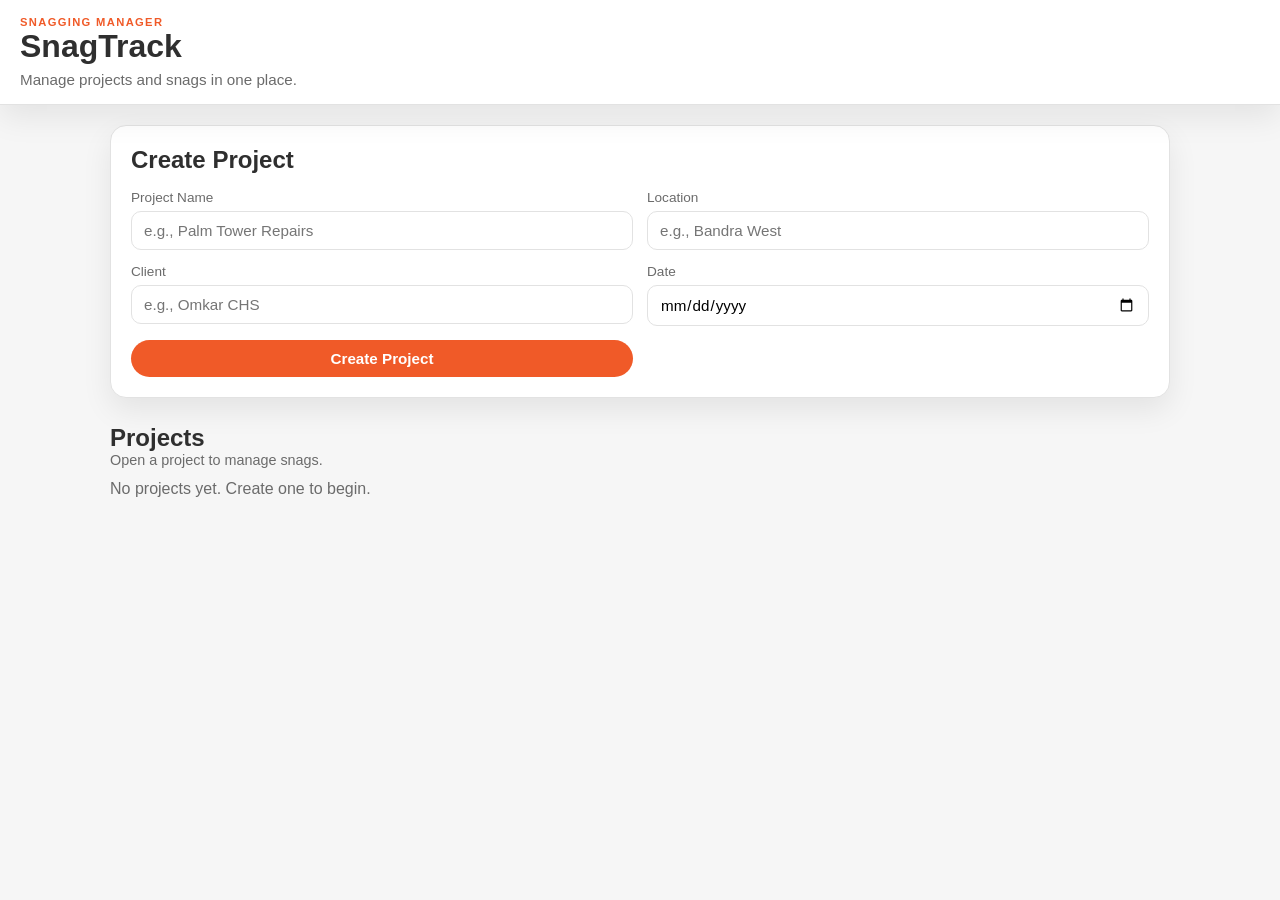
<file: index.html>
<!doctype html>
<html lang="en">
  <head>
    <meta charset="utf-8" />
    <meta name="viewport" content="width=device-width, initial-scale=1" />
    <title>SnagTrack - Site Snagging Manager</title>
    <link rel="stylesheet" href="style.css" />
  </head>
  <body>
    <header class="app-header">
      <div class="header-top">
        <div>
          <p class="app-label">Snagging Manager</p>
          <h1>SnagTrack</h1>
        </div>
        <button class="btn ghost hidden" id="back-button" type="button">Back</button>
      </div>
      <p class="header-subtitle" id="header-subtitle">Manage projects and snags in one place.</p>
    </header>

    <main class="app-main">
      <section class="view active" id="projects-view">
        <div class="card">
          <h2>Create Project</h2>
          <form class="form-grid" id="project-form">
            <label>
              <span>Project Name</span>
              <input type="text" name="name" placeholder="e.g., Palm Tower Repairs" required />
            </label>
            <label>
              <span>Location</span>
              <input type="text" name="location" placeholder="e.g., Bandra West" required />
            </label>
            <label>
              <span>Client</span>
              <input type="text" name="client" placeholder="e.g., Omkar CHS" required />
            </label>
            <label>
              <span>Date</span>
              <input type="date" name="date" required />
            </label>
            <button class="btn primary" type="submit">Create Project</button>
          </form>
        </div>

        <div class="section-header">
          <h2>Projects</h2>
          <p class="muted">Open a project to manage snags.</p>
        </div>
        <p class="empty-state" id="projects-empty">No projects yet. Create one to begin.</p>
        <div class="grid" id="projects-list"></div>
      </section>

      <section class="view" id="project-view">
        <div class="card project-summary">
          <div>
            <h2 id="project-title">Project</h2>
            <p class="muted" id="project-meta"></p>
          </div>
          <div class="stack">
            <button class="btn secondary" id="export-json-btn" type="button">Export JSON</button>
            <button class="btn ghost" id="print-report-btn" type="button">Print Report</button>
          </div>
        </div>

        <div class="dashboard">
          <div class="stat-card">
            <p>Total Snags</p>
            <h3 id="stat-total">0</h3>
          </div>
          <div class="stat-card">
            <p>Open Snags</p>
            <h3 id="stat-open">0</h3>
          </div>
          <div class="stat-card">
            <p>Closed Snags</p>
            <h3 id="stat-closed">0</h3>
          </div>
        </div>

        <div class="card filters">
          <h3>Filter &amp; Search</h3>
          <div class="filter-grid">
            <label>
              <span>Status</span>
              <select id="filter-status">
                <option value="">All</option>
                <option>Open</option>
                <option>In Progress</option>
                <option>Closed</option>
              </select>
            </label>
            <label>
              <span>Priority</span>
              <select id="filter-priority">
                <option value="">All</option>
                <option>Low</option>
                <option>Medium</option>
                <option>High</option>
              </select>
            </label>
            <label>
              <span>Search by Title</span>
              <input type="search" id="search-input" placeholder="e.g., Water leak" />
            </label>
          </div>
        </div>

        <div class="section-header">
          <h2>Snags</h2>
          <p class="muted">Tap a snag card to view details.</p>
        </div>
        <p class="empty-state" id="snags-empty">No snags recorded yet.</p>
        <div class="grid" id="snag-list"></div>
      </section>

      <section class="view" id="snag-view">
        <div class="card">
          <div class="snag-header">
            <div>
              <h2 id="snag-form-title">Add Snag</h2>
              <p class="muted" id="snag-date"></p>
            </div>
            <p class="muted" id="snag-id"></p>
          </div>
          <form class="form-grid" id="snag-form">
            <label>
              <span>Title</span>
              <input type="text" name="title" required />
            </label>
            <label>
              <span>Description</span>
              <textarea name="description" rows="4" required></textarea>
            </label>
            <label>
              <span>Category</span>
              <select name="category" required>
                <option value="">Select</option>
                <option>Structural</option>
                <option>Electrical</option>
                <option>Plumbing</option>
                <option>Finishes</option>
                <option>Safety</option>
                <option>Other</option>
              </select>
            </label>
            <label>
              <span>Location</span>
              <input type="text" name="location" required />
            </label>
            <label>
              <span>Priority</span>
              <select name="priority" required>
                <option value="">Select</option>
                <option>Low</option>
                <option>Medium</option>
                <option>High</option>
              </select>
            </label>
            <label>
              <span>Status</span>
              <select name="status" required>
                <option>Open</option>
                <option>In Progress</option>
                <option>Closed</option>
              </select>
            </label>
            <label class="file-field">
              <span>Attach Image</span>
              <input type="file" id="snag-image" accept="image/*" />
            </label>
            <div class="image-preview">
              <img alt="Snag preview" id="snag-preview" />
              <p class="muted" id="snag-preview-label">No image selected.</p>
            </div>
            <div class="form-actions">
              <button class="btn primary" id="snag-save-btn" type="submit">Save Snag</button>
              <button class="btn ghost" id="snag-cancel-btn" type="button">Cancel</button>
              <button class="btn danger hidden" id="snag-delete-btn" type="button">Delete Snag</button>
            </div>
          </form>
        </div>
      </section>
    </main>

    <button class="fab hidden" id="add-snag-btn" type="button">+ Add Snag</button>

    <script type="module" src="app.js"></script>
  </body>
</html>
</file>
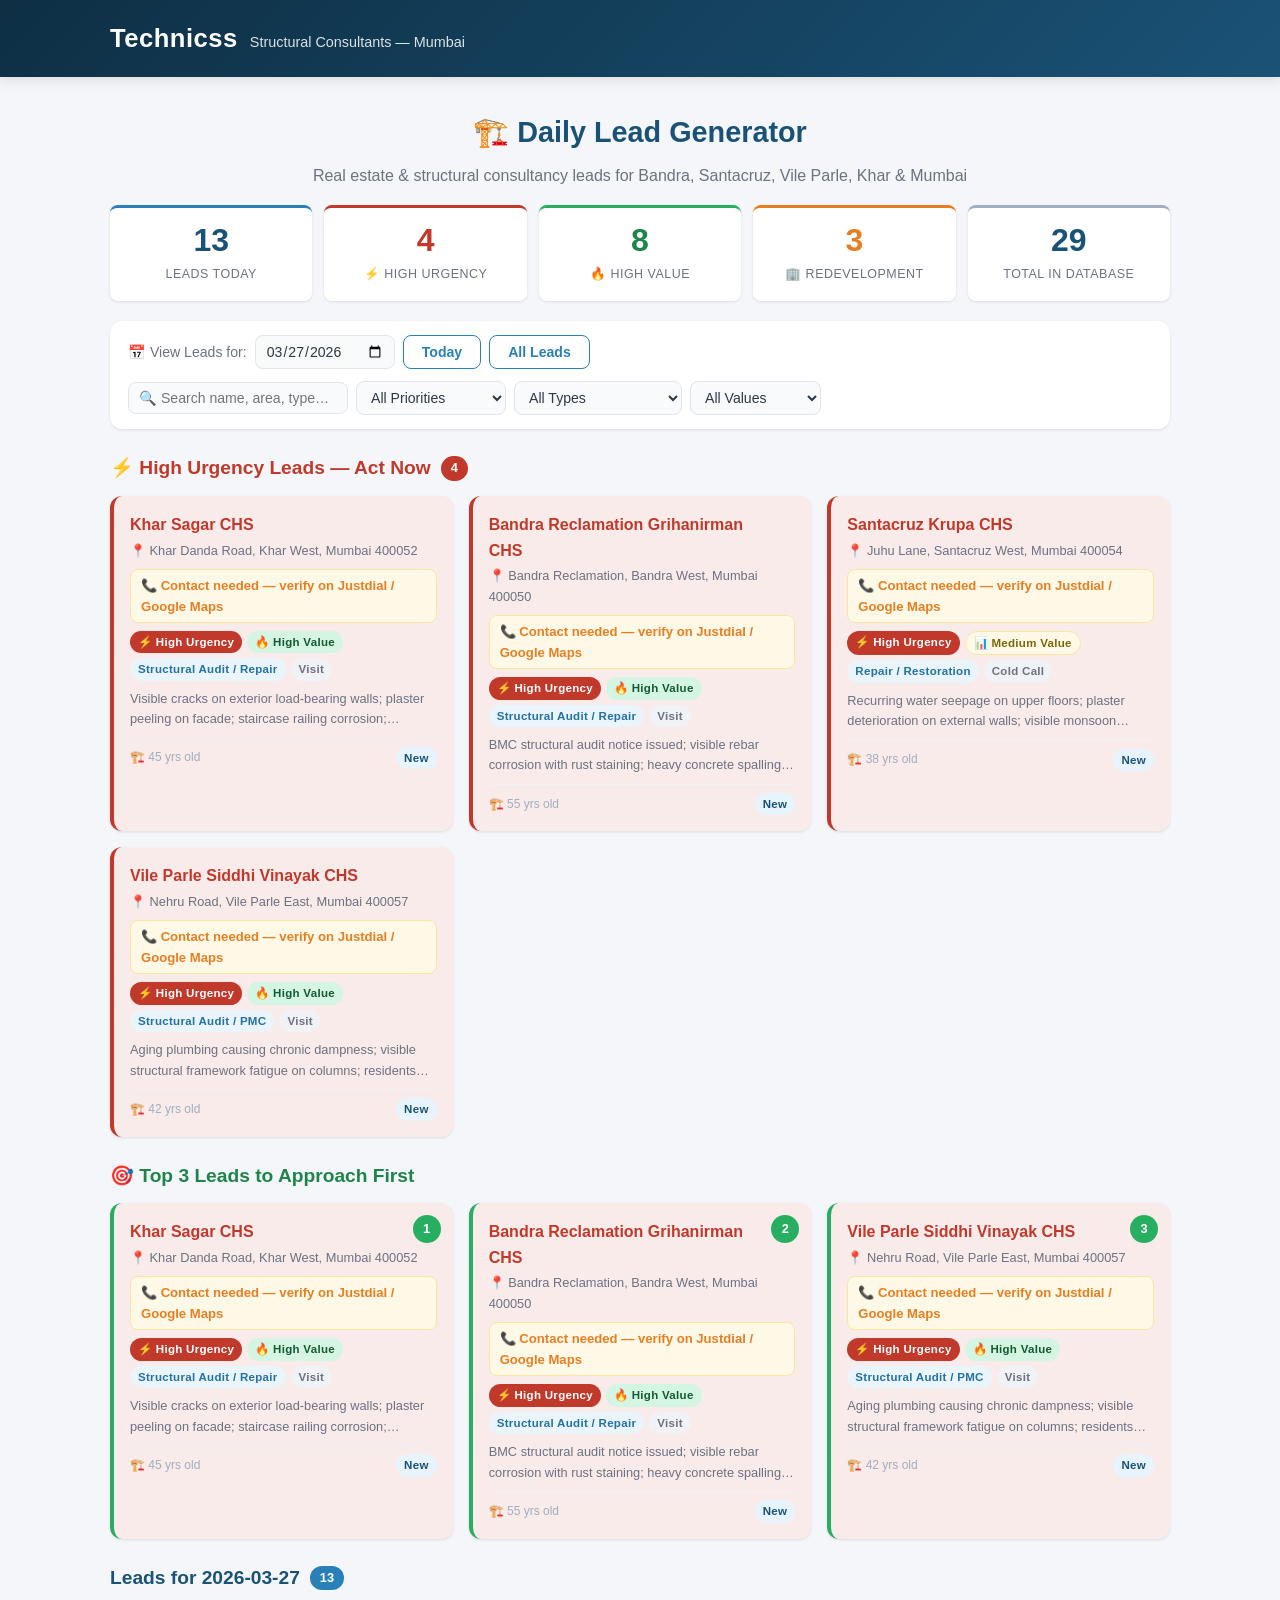
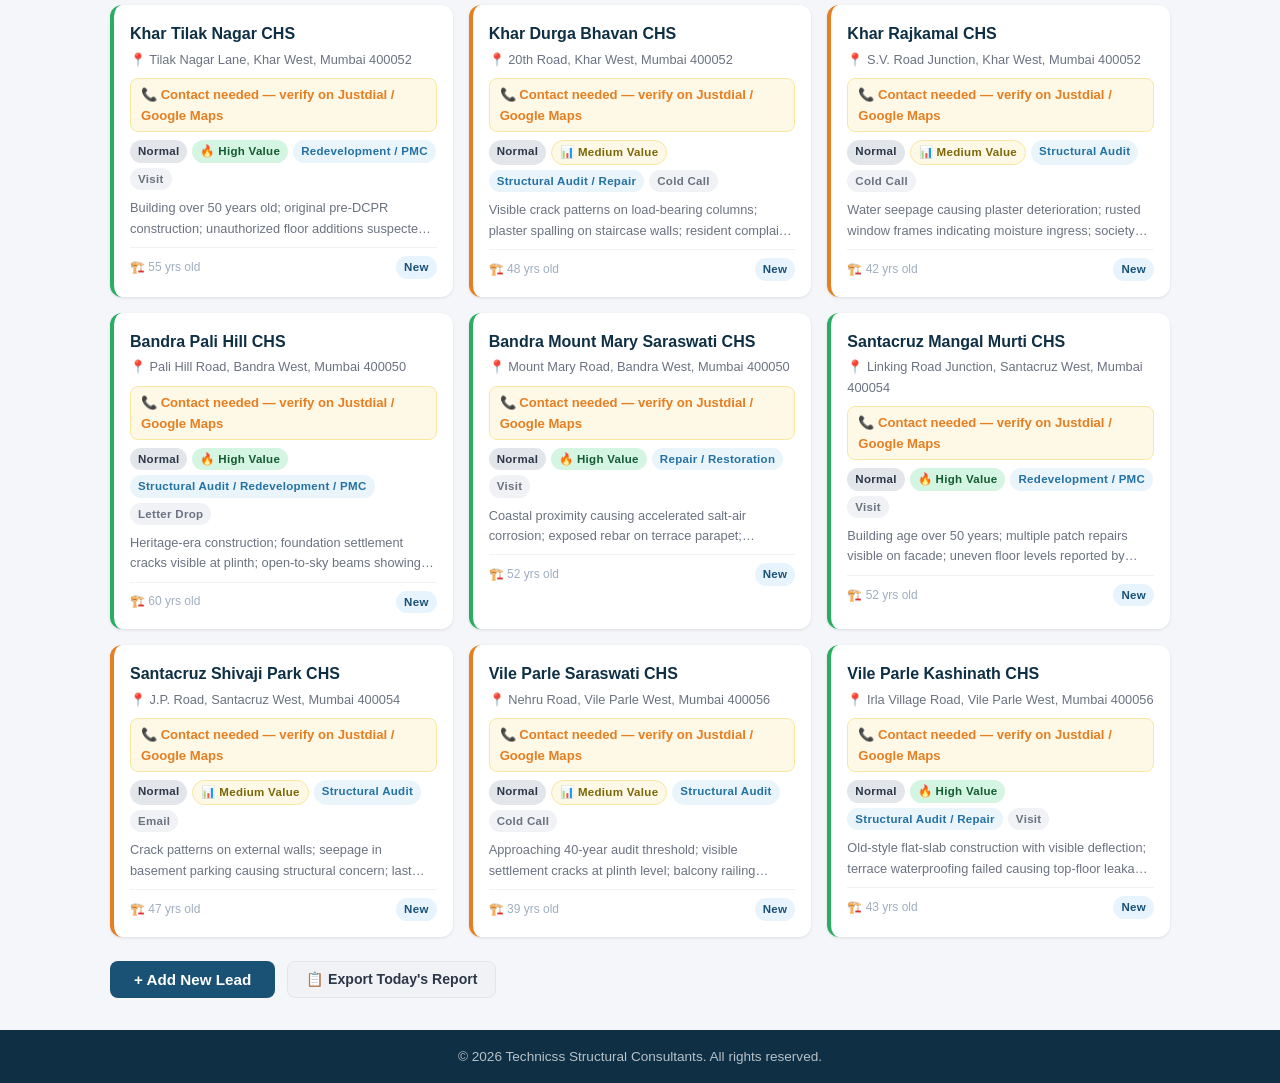
<file: leads/index.html>
<!DOCTYPE html>
<html lang="en">
<head>
    <meta charset="UTF-8">
    <meta name="viewport" content="width=device-width, initial-scale=1.0">
    <title>Daily Lead Generator | Technicss Structural Consultants</title>
    <link rel="stylesheet" href="style.css">
</head>
<body>

<!-- ===== HEADER ===== -->
<header class="header">
    <div class="container">
        <div class="header-content">
            <h1>Technicss</h1>
            <p class="tagline">Structural Consultants — Mumbai</p>
        </div>
    </div>
</header>

<!-- ===== MAIN ===== -->
<main class="container">

    <!-- HERO -->
    <section class="hero">
        <h2>🏗️ Daily Lead Generator</h2>
        <p>Real estate &amp; structural consultancy leads for Bandra, Santacruz, Vile Parle, Khar &amp; Mumbai</p>
    </section>

    <!-- DASHBOARD STATS BAR -->
    <section class="stats-bar" id="stats-bar">
        <div class="stat-card stat-total">
            <span class="stat-num" id="stat-total">—</span>
            <span class="stat-label">Leads Today</span>
        </div>
        <div class="stat-card stat-urgency">
            <span class="stat-num" id="stat-urgency">—</span>
            <span class="stat-label">⚡ High Urgency</span>
        </div>
        <div class="stat-card stat-high">
            <span class="stat-num" id="stat-high">—</span>
            <span class="stat-label">🔥 High Value</span>
        </div>
        <div class="stat-card stat-redevelop">
            <span class="stat-num" id="stat-redevelop">—</span>
            <span class="stat-label">🏢 Redevelopment</span>
        </div>
        <div class="stat-card stat-total-all">
            <span class="stat-num" id="stat-total-all">—</span>
            <span class="stat-label">Total in Database</span>
        </div>
    </section>

    <!-- CONTROLS -->
    <section class="controls-bar card">
        <div class="controls-left">
            <label for="date-picker" class="ctrl-label">📅 View Leads for:</label>
            <input type="date" id="date-picker" class="ctrl-input">
            <button class="btn btn-ghost" id="today-btn">Today</button>
            <button class="btn btn-ghost" id="all-btn">All Leads</button>
        </div>
        <div class="controls-right">
            <input type="text" id="search-box" class="ctrl-search" placeholder="🔍 Search name, area, type…">
            <select id="filter-priority" class="ctrl-select">
                <option value="">All Priorities</option>
                <option value="High Urgency">⚡ High Urgency</option>
                <option value="Normal">Normal</option>
            </select>
            <select id="filter-type" class="ctrl-select">
                <option value="">All Types</option>
                <option value="Structural Audit">Structural Audit</option>
                <option value="Repair">Repair / Restoration</option>
                <option value="Redevelopment">Redevelopment</option>
                <option value="PMC">PMC</option>
            </select>
            <select id="filter-value" class="ctrl-select">
                <option value="">All Values</option>
                <option value="High">High Value</option>
                <option value="Medium">Medium Value</option>
                <option value="Low">Low Value</option>
            </select>
        </div>
    </section>

    <!-- LOADING STATE -->
    <div id="loading-state" class="loading-state">
        <div class="spinner"></div>
        <p>Loading leads…</p>
    </div>

    <!-- ERROR STATE -->
    <div id="error-state" class="error-state hidden">
        <p>⚠️ Could not load leads data. <a href="leads.csv" target="_blank">View raw CSV</a></p>
    </div>

    <!-- NO RESULTS -->
    <div id="no-results" class="no-results hidden">
        <p>📭 No leads found for the selected filters.</p>
        <p>Try selecting a different date, clearing the search, or clicking <strong>All Leads</strong>.</p>
    </div>

    <!-- ⚡ HIGH URGENCY SECTION -->
    <section id="urgency-section" class="hidden">
        <div class="section-header urgency-header">
            <h3>⚡ High Urgency Leads — Act Now</h3>
            <span class="section-count" id="urgency-count">0</span>
        </div>
        <div class="leads-grid" id="urgency-grid"></div>
    </section>

    <!-- 🎯 TOP 3 SUGGESTIONS -->
    <section id="top3-section" class="hidden">
        <div class="section-header top3-header">
            <h3>🎯 Top 3 Leads to Approach First</h3>
        </div>
        <div class="leads-grid top3-grid" id="top3-grid"></div>
    </section>

    <!-- ALL LEADS SECTION -->
    <section id="all-leads-section" class="hidden">
        <div class="section-header">
            <h3 id="all-leads-title">All Leads</h3>
            <span class="section-count" id="all-leads-count">0</span>
        </div>
        <div class="leads-grid" id="leads-grid"></div>
    </section>

    <!-- ADD LEAD BUTTON -->
    <div class="add-lead-row">
        <button class="btn btn-primary btn-add" id="add-lead-btn">+ Add New Lead</button>
        <button class="btn btn-secondary" id="export-btn">📋 Export Today's Report</button>
    </div>

</main>

<!-- ===== ADD LEAD MODAL ===== -->
<div class="modal-overlay hidden" id="modal-overlay">
    <div class="modal" id="add-lead-modal">
        <div class="modal-header">
            <h3 id="modal-title">Add New Lead</h3>
            <button class="modal-close" id="modal-close">✕</button>
        </div>
        <div class="modal-body">
            <form id="add-lead-form" novalidate>
                <div class="modal-grid">
                    <div class="form-group form-group-full">
                        <label for="f-name">Society / Building Name *</label>
                        <input type="text" id="f-name" placeholder="e.g. Khar Sagar CHS" required>
                    </div>
                    <div class="form-group form-group-full">
                        <label for="f-location">Exact Location *</label>
                        <input type="text" id="f-location" placeholder="Street, Area, Pin Code" required>
                    </div>
                    <div class="form-group">
                        <label for="f-age">Approx Age (Years)</label>
                        <input type="number" id="f-age" min="0" placeholder="e.g. 45">
                    </div>
                    <div class="form-group">
                        <label for="f-contact">Contact Information 📞</label>
                        <input type="text" id="f-contact" placeholder="Phone / Email of secretary">
                    </div>
                    <div class="form-group form-group-full">
                        <label for="f-condition">Condition Indicators</label>
                        <textarea id="f-condition" rows="2" placeholder="Visible cracks, spalling, leakage…"></textarea>
                    </div>
                    <div class="form-group">
                        <label for="f-type">Type of Opportunity</label>
                        <select id="f-type">
                            <option>Structural Audit</option>
                            <option>Repair / Restoration</option>
                            <option>Redevelopment / PMC</option>
                            <option>PMC</option>
                            <option>Structural Audit / Repair</option>
                            <option>Structural Audit / PMC</option>
                        </select>
                    </div>
                    <div class="form-group">
                        <label for="f-value">Estimated Potential Value</label>
                        <select id="f-value">
                            <option>High</option>
                            <option>Medium</option>
                            <option>Low</option>
                        </select>
                    </div>
                    <div class="form-group">
                        <label for="f-source">Source</label>
                        <input type="text" id="f-source" placeholder="Google Maps / Justdial / Field Survey…">
                    </div>
                    <div class="form-group">
                        <label for="f-outreach">Outreach Method</label>
                        <select id="f-outreach">
                            <option>Visit</option>
                            <option>Cold Call</option>
                            <option>Email</option>
                            <option>Letter Drop</option>
                            <option>WhatsApp</option>
                        </select>
                    </div>
                    <div class="form-group form-group-full">
                        <label for="f-strategy">Suggested Approach Strategy</label>
                        <textarea id="f-strategy" rows="2" placeholder="e.g. Visit society office; speak to chairman…"></textarea>
                    </div>
                    <div class="form-group">
                        <label for="f-priority">Priority</label>
                        <select id="f-priority">
                            <option>Normal</option>
                            <option>High Urgency</option>
                        </select>
                    </div>
                    <div class="form-group">
                        <label for="f-date">Date Added</label>
                        <input type="date" id="f-date">
                    </div>
                    <div class="form-group">
                        <label for="f-status">Status</label>
                        <select id="f-status">
                            <option>New</option>
                            <option>Contacted</option>
                            <option>In Progress</option>
                            <option>Converted</option>
                            <option>Closed</option>
                        </select>
                    </div>
                    <div class="form-group form-group-full">
                        <label for="f-notes">Notes</label>
                        <textarea id="f-notes" rows="2" placeholder="Additional observations…"></textarea>
                    </div>
                </div>
                <div class="modal-actions">
                    <button type="submit" class="btn btn-primary">Save Lead</button>
                    <button type="button" class="btn btn-secondary" id="modal-cancel">Cancel</button>
                </div>
            </form>
        </div>
    </div>
</div>

<!-- ===== LEAD DETAIL MODAL ===== -->
<div class="modal-overlay hidden" id="detail-overlay">
    <div class="modal modal-detail" id="detail-modal">
        <div class="modal-header">
            <h3 id="detail-title">Lead Details</h3>
            <button class="modal-close" id="detail-close">✕</button>
        </div>
        <div class="modal-body" id="detail-body"></div>
    </div>
</div>

<!-- ===== EXPORT MODAL ===== -->
<div class="modal-overlay hidden" id="export-overlay">
    <div class="modal modal-export" id="export-modal">
        <div class="modal-header">
            <h3>📋 Daily Lead Report</h3>
            <button class="modal-close" id="export-close">✕</button>
        </div>
        <div class="modal-body">
            <textarea id="export-text" class="export-textarea" readonly></textarea>
            <div class="modal-actions">
                <button class="btn btn-primary" id="copy-report-btn">Copy to Clipboard</button>
                <button class="btn btn-secondary" id="export-close-btn">Close</button>
            </div>
        </div>
    </div>
</div>

<!-- ===== FOOTER ===== -->
<footer class="footer">
    <div class="container">
        <p>&copy; <span id="footer-year"></span> Technicss Structural Consultants. All rights reserved.</p>
    </div>
</footer>

<script src="script.js"></script>
</body>
</html>
</file>
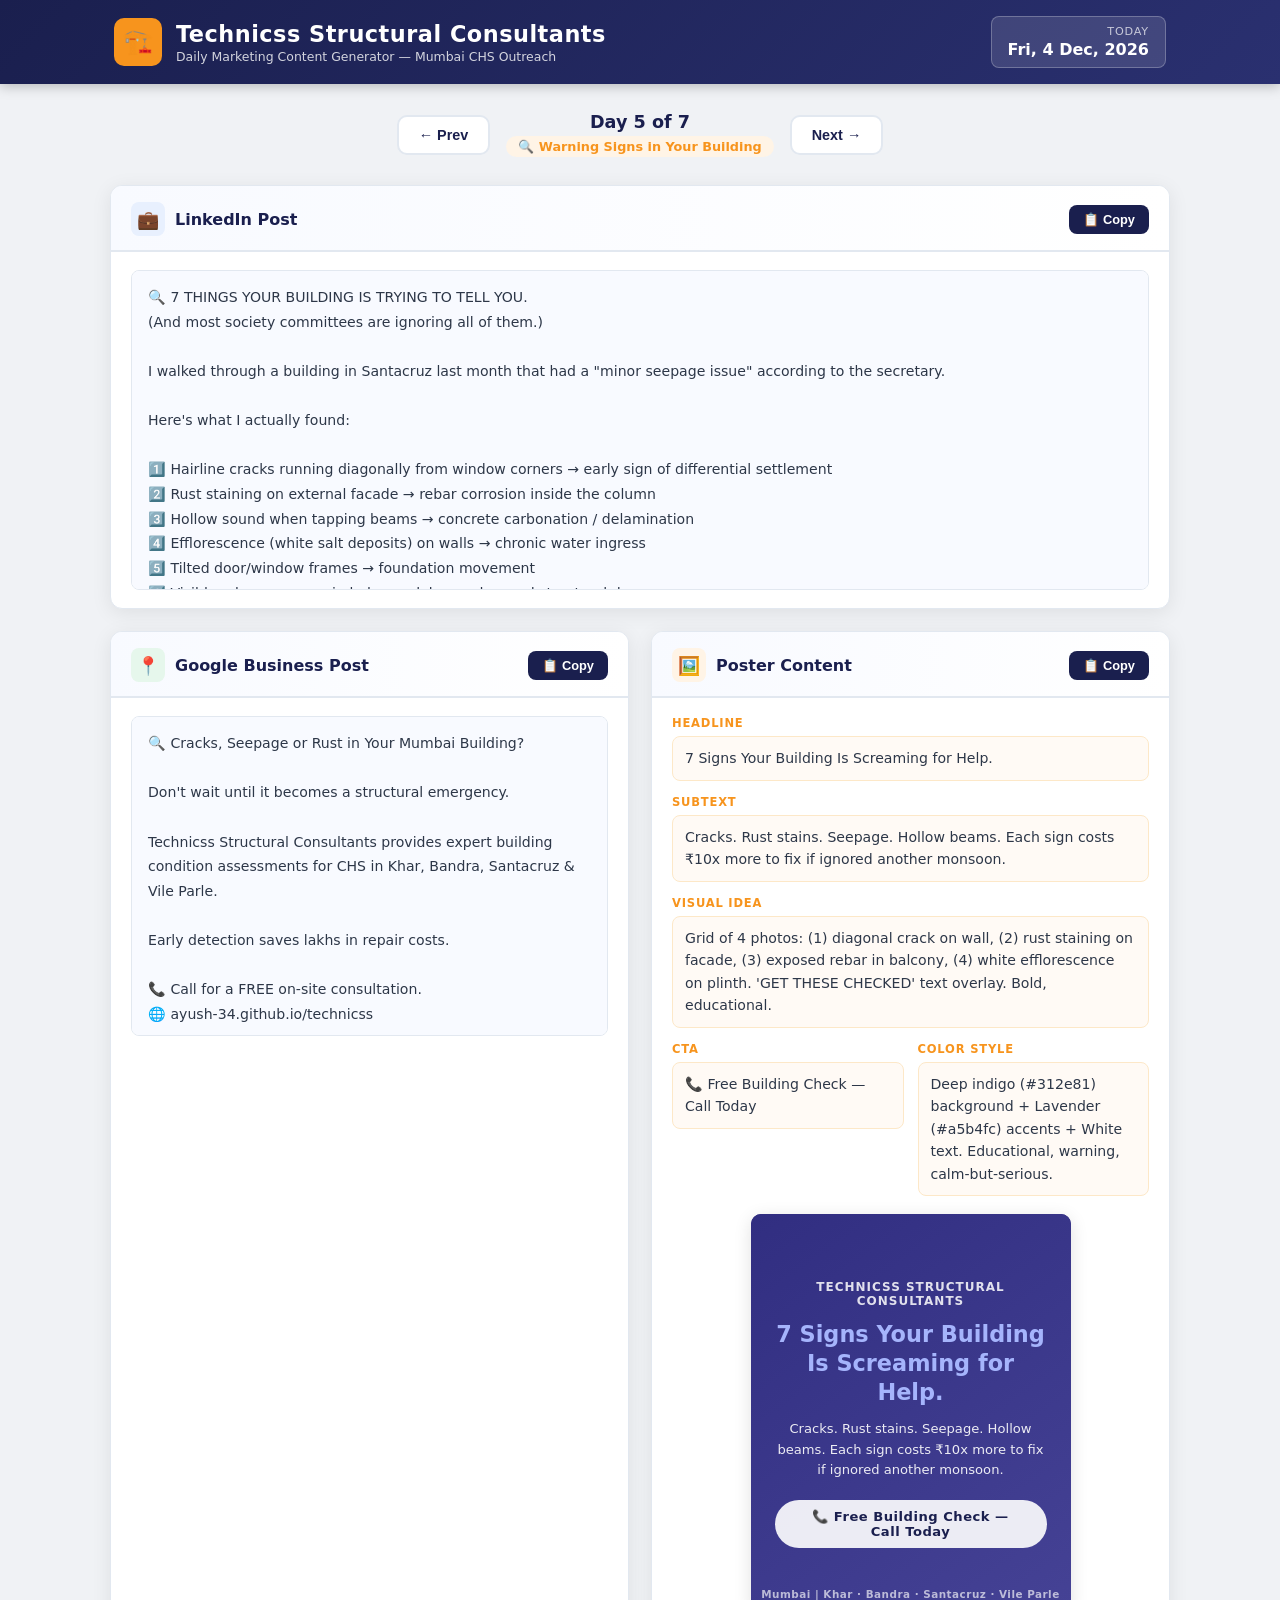
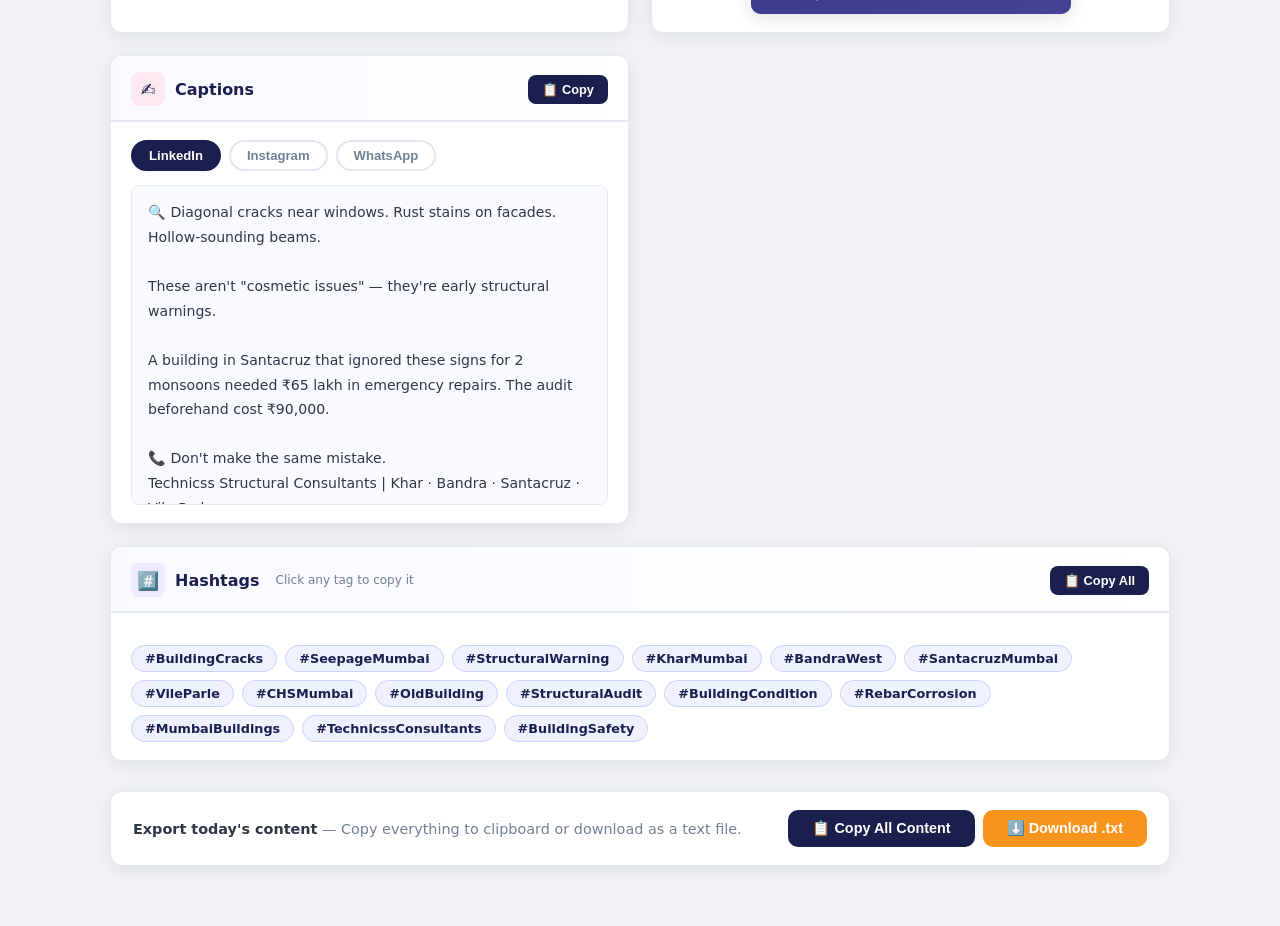
<file: marketing/index.html>
<!DOCTYPE html>
<html lang="en">
<head>
  <meta charset="UTF-8">
  <meta name="viewport" content="width=device-width, initial-scale=1.0">
  <title>Daily Marketing Agent | Technicss Structural Consultants</title>
  <link rel="stylesheet" href="style.css">
</head>
<body>

<!-- ── Header ───────────────────────────────────────────────── -->
<header class="header">
  <div class="header-inner">
    <div class="logo-block">
      <div class="logo-icon">🏗️</div>
      <div class="logo-text">
        <h1>Technicss Structural Consultants</h1>
        <p>Daily Marketing Content Generator — Mumbai CHS Outreach</p>
      </div>
    </div>
    <div class="header-badge">
      <div class="date-label">Today</div>
      <div class="date-val" id="today-date">—</div>
    </div>
  </div>
</header>

<!-- ── Main ─────────────────────────────────────────────────── -->
<main class="main">

  <!-- Day Navigator -->
  <nav class="day-nav" aria-label="Day navigation">
    <button class="day-nav-btn" id="btn-prev" aria-label="Previous day">&#8592; Prev</button>
    <div class="day-nav-center">
      <div class="day-title" id="day-label">Day 1 of 7</div>
      <div class="day-theme" id="day-theme">Loading…</div>
    </div>
    <button class="day-nav-btn" id="btn-next" aria-label="Next day">Next &#8594;</button>
  </nav>

  <!-- Content Grid -->
  <div class="section-grid">

    <!-- LinkedIn Post -->
    <div class="card card-full">
      <div class="card-header">
        <div class="card-title">
          <span class="icon icon-linkedin">💼</span>
          LinkedIn Post
        </div>
        <button class="copy-btn" data-target="content-linkedin" aria-label="Copy LinkedIn post">
          📋 Copy
        </button>
      </div>
      <div class="card-body">
        <pre class="content-text" id="content-linkedin"></pre>
      </div>
    </div>

    <!-- Google Maps Post -->
    <div class="card">
      <div class="card-header">
        <div class="card-title">
          <span class="icon icon-maps">📍</span>
          Google Business Post
        </div>
        <button class="copy-btn" data-target="content-maps" aria-label="Copy Google Maps post">
          📋 Copy
        </button>
      </div>
      <div class="card-body">
        <pre class="content-text" id="content-maps"></pre>
      </div>
    </div>

    <!-- Poster Content -->
    <div class="card">
      <div class="card-header">
        <div class="card-title">
          <span class="icon icon-poster">🖼️</span>
          Poster Content
        </div>
        <button class="copy-btn" data-target="content-poster-text" aria-label="Copy poster content">
          📋 Copy
        </button>
      </div>
      <div class="card-body">
        <div class="poster-grid" id="poster-fields"></div>
        <div class="poster-preview" id="poster-preview">
          <div class="pv-logo">Technicss Structural Consultants</div>
          <div class="pv-headline" id="pv-headline"></div>
          <div class="pv-subtext" id="pv-subtext"></div>
          <div class="pv-cta" id="pv-cta"></div>
          <div class="pv-footer">Mumbai | Khar · Bandra · Santacruz · Vile Parle</div>
        </div>
        <!-- hidden element for copy -->
        <pre class="content-text" id="content-poster-text" style="display:none"></pre>
      </div>
    </div>

    <!-- Captions -->
    <div class="card">
      <div class="card-header">
        <div class="card-title">
          <span class="icon icon-caption">✍️</span>
          Captions
        </div>
        <button class="copy-btn" data-target="active-caption" aria-label="Copy active caption">
          📋 Copy
        </button>
      </div>
      <div class="card-body">
        <div class="caption-tabs">
          <button class="tab-btn active" data-tab="cap-linkedin">LinkedIn</button>
          <button class="tab-btn" data-tab="cap-instagram">Instagram</button>
          <button class="tab-btn" data-tab="cap-whatsapp">WhatsApp</button>
        </div>
        <div class="tab-pane active" id="cap-linkedin">
          <pre class="content-text" id="content-cap-linkedin"></pre>
        </div>
        <div class="tab-pane" id="cap-instagram">
          <pre class="content-text" id="content-cap-instagram"></pre>
        </div>
        <div class="tab-pane" id="cap-whatsapp">
          <pre class="content-text" id="content-cap-whatsapp"></pre>
        </div>
      </div>
    </div>

    <!-- Hashtags -->
    <div class="card card-full">
      <div class="card-header">
        <div class="card-title">
          <span class="icon icon-hashtag">#️⃣</span>
          Hashtags
          <span class="card-title-hint">Click any tag to copy it</span>
        </div>
        <button class="copy-btn" id="copy-all-hashtags" aria-label="Copy all hashtags">
          📋 Copy All
        </button>
      </div>
      <div class="card-body">
        <div class="hashtag-cloud" id="hashtag-cloud"></div>
      </div>
    </div>

  </div><!-- /section-grid -->

  <!-- Download Bar -->
  <div class="download-bar">
    <p><strong>Export today's content</strong> — Copy everything to clipboard or download as a text file.</p>
    <div class="flex-gap">
      <button class="dl-btn dl-btn-secondary" id="btn-copy-all">📋 Copy All Content</button>
      <button class="dl-btn dl-btn-primary" id="btn-download">⬇️ Download .txt</button>
    </div>
  </div>

</main>

<!-- Toast notification -->
<div class="toast" id="toast" role="status" aria-live="polite">✔ Copied!</div>

<script src="script.js"></script>
</body>
</html>
</file>
<file: style.css>
:root {
  --primary: #f05a28;
  --primary-dark: #c9471d;
  --secondary: #2f2f2f;
  --background: #f6f6f6;
  --surface: #ffffff;
  --border: #e2e2e2;
  --muted: #6b6b6b;
  --shadow: 0 12px 30px rgba(0, 0, 0, 0.08);
  --status-open: #f39c12;
  --status-progress: #3498db;
  --status-closed: #27ae60;
  --danger: #d64541;
}

*,
*::before,
*::after {
  box-sizing: border-box;
}

body {
  margin: 0;
  font-family: "Segoe UI", "Helvetica Neue", Arial, sans-serif;
  background: var(--background);
  color: var(--secondary);
  min-height: 100vh;
}

h1,
h2,
h3,
p {
  margin: 0;
}

img {
  max-width: 100%;
  display: block;
}

.app-header {
  position: sticky;
  top: 0;
  z-index: 10;
  background: var(--surface);
  padding: 16px 20px;
  border-bottom: 1px solid var(--border);
  box-shadow: var(--shadow);
}

.header-top {
  display: flex;
  align-items: center;
  justify-content: space-between;
  gap: 16px;
}

.app-label {
  text-transform: uppercase;
  letter-spacing: 0.12em;
  font-size: 0.7rem;
  color: var(--primary);
  font-weight: 700;
}

.header-subtitle {
  margin-top: 6px;
  color: var(--muted);
  font-size: 0.95rem;
}

.app-main {
  padding: 20px;
  max-width: 1100px;
  margin: 0 auto;
}

.view {
  display: none;
  animation: fadeIn 0.25s ease-in;
}

.view.active {
  display: block;
}

.card {
  background: var(--surface);
  border-radius: 16px;
  padding: 20px;
  box-shadow: var(--shadow);
  border: 1px solid var(--border);
}

.project-summary {
  display: flex;
  justify-content: space-between;
  align-items: center;
  gap: 20px;
  flex-wrap: wrap;
}

.section-header {
  margin: 26px 0 12px;
}

.grid {
  display: grid;
  gap: 16px;
  grid-template-columns: repeat(auto-fit, minmax(230px, 1fr));
}

.dashboard {
  display: grid;
  grid-template-columns: repeat(auto-fit, minmax(160px, 1fr));
  gap: 16px;
  margin: 20px 0;
}

.stat-card {
  background: var(--surface);
  padding: 16px;
  border-radius: 12px;
  border: 1px solid var(--border);
  text-align: center;
  box-shadow: var(--shadow);
}

.stat-card h3 {
  margin-top: 6px;
  font-size: 1.6rem;
}

.filters {
  margin-top: 10px;
}

.filter-grid {
  display: grid;
  gap: 12px;
}

.form-grid {
  display: grid;
  gap: 14px;
  margin-top: 16px;
}

label span {
  display: block;
  font-size: 0.85rem;
  color: var(--muted);
  margin-bottom: 6px;
}

input,
select,
textarea {
  width: 100%;
  padding: 10px 12px;
  border: 1px solid var(--border);
  border-radius: 10px;
  font-size: 0.95rem;
  font-family: inherit;
}

input:focus,
select:focus,
textarea:focus {
  outline: 2px solid rgba(240, 90, 40, 0.2);
  border-color: var(--primary);
}

.btn {
  border: none;
  padding: 10px 18px;
  border-radius: 999px;
  cursor: pointer;
  font-weight: 600;
  font-size: 0.95rem;
  transition: transform 0.2s ease, box-shadow 0.2s ease;
}

.btn:hover {
  transform: translateY(-1px);
  box-shadow: 0 8px 16px rgba(0, 0, 0, 0.12);
}

.btn.primary {
  background: var(--primary);
  color: #fff;
}

.btn.secondary {
  background: var(--secondary);
  color: #fff;
}

.btn.ghost {
  background: transparent;
  border: 1px solid var(--border);
  color: var(--secondary);
}

.btn.danger {
  background: var(--danger);
  color: #fff;
}

.fab {
  position: fixed;
  right: 24px;
  bottom: 24px;
  background: var(--primary);
  color: #fff;
  border: none;
  padding: 14px 20px;
  border-radius: 999px;
  font-weight: 700;
  box-shadow: 0 16px 30px rgba(240, 90, 40, 0.35);
  cursor: pointer;
}

.hidden {
  display: none;
}

.muted {
  color: var(--muted);
  font-size: 0.9rem;
}

.empty-state {
  margin-top: 12px;
  color: var(--muted);
}

.project-card,
.snag-card {
  display: flex;
  flex-direction: column;
  gap: 12px;
}

.snag-card {
  text-align: left;
  cursor: pointer;
  border: none;
  background: var(--surface);
}

.project-actions,
.snag-actions {
  display: flex;
  gap: 10px;
  flex-wrap: wrap;
}

.badge {
  padding: 4px 10px;
  border-radius: 999px;
  font-size: 0.75rem;
  font-weight: 700;
  color: #fff;
  width: fit-content;
}

.badge.open {
  background: var(--status-open);
}

.badge.in-progress {
  background: var(--status-progress);
}

.badge.closed {
  background: var(--status-closed);
}

.snag-thumb {
  width: 100%;
  height: 140px;
  border-radius: 12px;
  overflow: hidden;
  background: #f2f2f2;
  display: flex;
  align-items: center;
  justify-content: center;
  font-size: 0.85rem;
  color: var(--muted);
}

.snag-thumb img {
  width: 100%;
  height: 100%;
  object-fit: cover;
}

.snag-header {
  display: flex;
  justify-content: space-between;
  align-items: flex-start;
  gap: 16px;
  flex-wrap: wrap;
}

.image-preview {
  border: 1px dashed var(--border);
  border-radius: 12px;
  padding: 12px;
  text-align: center;
  min-height: 140px;
  display: grid;
  place-items: center;
  gap: 8px;
}

.image-preview img {
  max-height: 200px;
  border-radius: 12px;
}

.form-actions {
  display: flex;
  flex-wrap: wrap;
  gap: 10px;
  margin-top: 10px;
}

.stack {
  display: grid;
  gap: 10px;
}

@media (min-width: 768px) {
  .form-grid {
    grid-template-columns: repeat(2, 1fr);
  }

  .form-grid textarea,
  .form-grid .image-preview,
  .form-grid .form-actions,
  .form-grid .file-field {
    grid-column: span 2;
  }

  .filters .filter-grid {
    display: grid;
    grid-template-columns: repeat(3, 1fr);
    gap: 12px;
  }
}

@media print {
  .app-header,
  .fab,
  .btn,
  .filters,
  #snag-view {
    display: none !important;
  }

  body {
    background: #fff;
  }

  .card,
  .stat-card {
    box-shadow: none;
    border: 1px solid #ddd;
  }
}

@keyframes fadeIn {
  from {
    opacity: 0;
  }
  to {
    opacity: 1;
  }
}
</file>
<file: leads/style.css>
/* ========================================
   Daily Lead Generator
   Technicss Structural Consultants
   ======================================== */

/* --- Reset & Base --- */
*,
*::before,
*::after {
    box-sizing: border-box;
    margin: 0;
    padding: 0;
}

:root {
    --primary:       #1a5276;
    --primary-light: #2980b9;
    --primary-dark:  #0e2f44;
    --accent:        #27ae60;
    --accent-dark:   #1e8449;
    --danger:        #c0392b;
    --danger-light:  #f9ebea;
    --warning:       #e67e22;
    --warning-light: #fef9e7;
    --info:          #2471a3;
    --info-light:    #eaf4fb;
    --bg:            #f4f6f9;
    --white:         #ffffff;
    --gray-50:       #f9fafb;
    --gray-100:      #f0f2f5;
    --gray-200:      #e2e6ea;
    --gray-400:      #a0aec0;
    --gray-600:      #6b7280;
    --gray-800:      #2d3748;
    --shadow-sm:     0 1px 3px rgba(0,0,0,0.1);
    --shadow-md:     0 4px 12px rgba(0,0,0,0.1);
    --shadow-lg:     0 10px 30px rgba(0,0,0,0.12);
    --radius:        8px;
    --radius-lg:     12px;
    --font:          "Segoe UI", Roboto, "Helvetica Neue", Arial, sans-serif;
}

html { scroll-behavior: smooth; }

body {
    font-family: var(--font);
    background: var(--bg);
    color: var(--gray-800);
    line-height: 1.6;
    min-height: 100vh;
    display: flex;
    flex-direction: column;
}

.container {
    max-width: 1100px;
    margin: 0 auto;
    padding: 0 20px;
    width: 100%;
}

/* --- Header --- */
.header {
    background: linear-gradient(135deg, var(--primary-dark), var(--primary));
    color: var(--white);
    padding: 18px 0;
    box-shadow: var(--shadow-md);
}
.header-content { display: flex; align-items: baseline; gap: 12px; }
.header h1 { font-size: 1.6rem; font-weight: 700; letter-spacing: 0.5px; }
.header .tagline { font-size: 0.9rem; opacity: 0.85; }

/* --- Hero --- */
.hero { text-align: center; padding: 32px 0 16px; }
.hero h2 { font-size: 1.8rem; color: var(--primary); margin-bottom: 8px; }
.hero p { color: var(--gray-600); font-size: 1rem; }

/* --- Stats Bar --- */
.stats-bar {
    display: flex;
    gap: 12px;
    flex-wrap: wrap;
    margin-bottom: 20px;
}
.stat-card {
    flex: 1 1 140px;
    background: var(--white);
    border-radius: var(--radius);
    padding: 16px 18px;
    text-align: center;
    box-shadow: var(--shadow-sm);
    border-top: 3px solid var(--primary-light);
}
.stat-card.stat-urgency { border-top-color: var(--danger); }
.stat-card.stat-high    { border-top-color: var(--accent); }
.stat-card.stat-redevelop { border-top-color: var(--warning); }
.stat-card.stat-total-all { border-top-color: var(--gray-400); }

.stat-num {
    display: block;
    font-size: 2rem;
    font-weight: 700;
    color: var(--primary);
    line-height: 1;
    margin-bottom: 4px;
}
.stat-card.stat-urgency .stat-num { color: var(--danger); }
.stat-card.stat-high    .stat-num { color: var(--accent-dark); }
.stat-card.stat-redevelop .stat-num { color: var(--warning); }
.stat-label { font-size: 0.78rem; color: var(--gray-600); text-transform: uppercase; letter-spacing: 0.5px; }

/* --- Card (generic) --- */
.card {
    background: var(--white);
    border-radius: var(--radius-lg);
    box-shadow: var(--shadow-sm);
    padding: 18px 20px;
    margin-bottom: 20px;
}

/* --- Controls Bar --- */
.controls-bar {
    display: flex;
    flex-wrap: wrap;
    gap: 12px;
    align-items: center;
    justify-content: space-between;
    padding: 14px 18px;
}
.controls-left, .controls-right {
    display: flex;
    flex-wrap: wrap;
    gap: 8px;
    align-items: center;
}
.ctrl-label { font-size: 0.88rem; color: var(--gray-600); white-space: nowrap; }
.ctrl-input, .ctrl-search, .ctrl-select {
    border: 1px solid var(--gray-200);
    border-radius: var(--radius);
    padding: 7px 10px;
    font-family: var(--font);
    font-size: 0.88rem;
    color: var(--gray-800);
    background: var(--gray-50);
    outline: none;
    transition: border-color 0.15s;
}
.ctrl-input:focus, .ctrl-search:focus, .ctrl-select:focus { border-color: var(--primary-light); }
.ctrl-search { min-width: 220px; }

/* --- Buttons --- */
.btn {
    display: inline-flex;
    align-items: center;
    justify-content: center;
    padding: 8px 18px;
    border-radius: var(--radius);
    border: none;
    cursor: pointer;
    font-family: var(--font);
    font-size: 0.88rem;
    font-weight: 600;
    transition: background 0.15s, box-shadow 0.15s;
    white-space: nowrap;
}
.btn-primary  { background: var(--primary); color: var(--white); }
.btn-primary:hover  { background: var(--primary-dark); box-shadow: var(--shadow-sm); }
.btn-secondary { background: var(--gray-100); color: var(--gray-800); border: 1px solid var(--gray-200); }
.btn-secondary:hover { background: var(--gray-200); }
.btn-ghost { background: transparent; color: var(--primary-light); border: 1px solid var(--primary-light); }
.btn-ghost:hover { background: var(--info-light); }
.btn-add { padding: 10px 24px; font-size: 0.95rem; }

/* --- Section Headers --- */
.section-header {
    display: flex;
    align-items: center;
    gap: 10px;
    margin: 24px 0 12px;
}
.section-header h3 { font-size: 1.2rem; color: var(--primary); }
.urgency-header h3 { color: var(--danger); }
.top3-header h3    { color: var(--accent-dark); }

.section-count {
    background: var(--primary-light);
    color: var(--white);
    border-radius: 999px;
    padding: 2px 10px;
    font-size: 0.8rem;
    font-weight: 700;
}
.urgency-header .section-count { background: var(--danger); }

/* --- Leads Grid --- */
.leads-grid {
    display: grid;
    grid-template-columns: repeat(auto-fill, minmax(320px, 1fr));
    gap: 16px;
    margin-bottom: 12px;
}
.top3-grid { grid-template-columns: repeat(auto-fill, minmax(300px, 1fr)); }

/* --- Lead Card --- */
.lead-card {
    background: var(--white);
    border-radius: var(--radius-lg);
    box-shadow: var(--shadow-sm);
    padding: 16px;
    border-left: 4px solid var(--primary-light);
    transition: box-shadow 0.2s, transform 0.1s;
    cursor: pointer;
    position: relative;
}
.lead-card:hover {
    box-shadow: var(--shadow-md);
    transform: translateY(-2px);
}
.lead-card.urgency { border-left-color: var(--danger); background: var(--danger-light); }
.lead-card.top3    { border-left-color: var(--accent); }
.lead-card.value-high   { border-left-color: var(--accent); }
.lead-card.value-medium { border-left-color: var(--warning); }
.lead-card.value-low    { border-left-color: var(--gray-400); }

.lead-rank {
    position: absolute;
    top: 12px;
    right: 12px;
    background: var(--accent);
    color: var(--white);
    border-radius: 999px;
    width: 28px;
    height: 28px;
    display: flex;
    align-items: center;
    justify-content: center;
    font-size: 0.8rem;
    font-weight: 700;
}

.lead-card-title {
    font-size: 1rem;
    font-weight: 700;
    color: var(--primary-dark);
    margin-bottom: 3px;
    padding-right: 36px;
}
.lead-card.urgency .lead-card-title { color: var(--danger); }

.lead-location {
    font-size: 0.8rem;
    color: var(--gray-600);
    margin-bottom: 8px;
    display: flex;
    align-items: flex-start;
    gap: 4px;
}

.lead-badges { display: flex; flex-wrap: wrap; gap: 5px; margin-bottom: 8px; }

.badge {
    display: inline-block;
    padding: 2px 8px;
    border-radius: 999px;
    font-size: 0.72rem;
    font-weight: 600;
    letter-spacing: 0.3px;
}
.badge-urgency  { background: var(--danger);  color: var(--white); }
.badge-normal   { background: var(--gray-200); color: var(--gray-800); }
.badge-high     { background: #d5f5e3; color: #145a32; }
.badge-medium   { background: #fef9e7; color: #7d6608; border: 1px solid #f9e79f; }
.badge-low      { background: var(--gray-100); color: var(--gray-600); }
.badge-type     { background: var(--info-light); color: var(--info); }
.badge-outreach { background: var(--gray-100); color: var(--gray-600); }
.badge-status-new        { background: #e8f4fd; color: #1a5276; }
.badge-status-contacted  { background: #eaf7ef; color: #1e8449; }
.badge-status-inprogress { background: #fef9e7; color: #7d6608; }
.badge-status-converted  { background: #d5f5e3; color: #145a32; }
.badge-status-closed     { background: var(--gray-100); color: var(--gray-600); }

.lead-condition {
    font-size: 0.8rem;
    color: var(--gray-600);
    margin-bottom: 8px;
    display: -webkit-box;
    -webkit-line-clamp: 2;
    -webkit-box-orient: vertical;
    overflow: hidden;
}

.lead-contact {
    background: #eaf4fb;
    border: 1px solid #aed6f1;
    border-radius: var(--radius);
    padding: 5px 10px;
    font-size: 0.82rem;
    color: var(--info);
    font-weight: 600;
    margin-bottom: 8px;
    display: flex;
    align-items: center;
    gap: 6px;
}
.lead-contact.missing {
    background: var(--warning-light);
    border-color: #f9e79f;
    color: var(--warning);
}

.lead-age {
    font-size: 0.78rem;
    color: var(--gray-600);
    margin-bottom: 4px;
}

.lead-card-footer {
    display: flex;
    align-items: center;
    justify-content: space-between;
    margin-top: 8px;
    padding-top: 8px;
    border-top: 1px solid var(--gray-100);
    font-size: 0.75rem;
    color: var(--gray-400);
}

/* --- Loading / Error / Empty States --- */
.loading-state, .error-state, .no-results {
    text-align: center;
    padding: 48px 20px;
    color: var(--gray-600);
}
.loading-state p { margin-top: 16px; }
.error-state a { color: var(--primary-light); }
.no-results p { margin-bottom: 8px; }

.spinner {
    width: 40px; height: 40px;
    border: 4px solid var(--gray-200);
    border-top-color: var(--primary-light);
    border-radius: 50%;
    animation: spin 0.7s linear infinite;
    margin: 0 auto;
}
@keyframes spin { to { transform: rotate(360deg); } }

.hidden { display: none !important; }

/* --- Add Lead Row --- */
.add-lead-row {
    display: flex;
    gap: 12px;
    margin: 24px 0 32px;
    flex-wrap: wrap;
}

/* --- Modal --- */
.modal-overlay {
    position: fixed;
    inset: 0;
    background: rgba(0,0,0,0.5);
    z-index: 999;
    display: flex;
    align-items: center;
    justify-content: center;
    padding: 20px;
}
.modal {
    background: var(--white);
    border-radius: var(--radius-lg);
    box-shadow: var(--shadow-lg);
    width: 100%;
    max-width: 640px;
    max-height: 90vh;
    display: flex;
    flex-direction: column;
    overflow: hidden;
}
.modal-detail { max-width: 700px; }
.modal-export { max-width: 700px; }

.modal-header {
    display: flex;
    align-items: center;
    justify-content: space-between;
    padding: 16px 20px;
    border-bottom: 1px solid var(--gray-200);
    background: var(--gray-50);
}
.modal-header h3 { font-size: 1.1rem; color: var(--primary); }
.modal-close {
    background: none;
    border: none;
    cursor: pointer;
    font-size: 1.1rem;
    color: var(--gray-600);
    padding: 4px 8px;
    border-radius: var(--radius);
    transition: background 0.15s;
}
.modal-close:hover { background: var(--gray-100); }

.modal-body { overflow-y: auto; padding: 20px; flex: 1; }

.modal-grid {
    display: grid;
    grid-template-columns: 1fr 1fr;
    gap: 14px;
}
.form-group { display: flex; flex-direction: column; gap: 4px; }
.form-group-full { grid-column: 1 / -1; }
.form-group label { font-size: 0.83rem; font-weight: 600; color: var(--gray-800); }
.form-group input,
.form-group select,
.form-group textarea {
    border: 1px solid var(--gray-200);
    border-radius: var(--radius);
    padding: 8px 10px;
    font-family: var(--font);
    font-size: 0.88rem;
    color: var(--gray-800);
    background: var(--gray-50);
    outline: none;
    transition: border-color 0.15s;
    resize: vertical;
}
.form-group input:focus,
.form-group select:focus,
.form-group textarea:focus { border-color: var(--primary-light); background: var(--white); }

.modal-actions {
    display: flex;
    gap: 10px;
    margin-top: 18px;
    padding-top: 16px;
    border-top: 1px solid var(--gray-100);
}

/* --- Detail Modal Body --- */
.detail-field { margin-bottom: 12px; }
.detail-label {
    font-size: 0.78rem;
    font-weight: 700;
    color: var(--gray-600);
    text-transform: uppercase;
    letter-spacing: 0.5px;
    margin-bottom: 2px;
}
.detail-value { font-size: 0.92rem; color: var(--gray-800); }
.detail-grid {
    display: grid;
    grid-template-columns: 1fr 1fr;
    gap: 12px 20px;
}
.detail-full { grid-column: 1 / -1; }
.detail-contact-box {
    background: #eaf4fb;
    border: 1px solid #aed6f1;
    border-radius: var(--radius);
    padding: 10px 14px;
    display: flex;
    align-items: center;
    gap: 8px;
    font-size: 1rem;
    font-weight: 700;
    color: var(--info);
    margin-bottom: 16px;
}
.detail-contact-box.missing {
    background: var(--warning-light);
    border-color: #f9e79f;
    color: var(--warning);
}
.detail-strategy-box {
    background: var(--gray-50);
    border-left: 3px solid var(--accent);
    border-radius: 0 var(--radius) var(--radius) 0;
    padding: 10px 14px;
    font-size: 0.9rem;
    color: var(--gray-800);
    margin-top: 4px;
}

/* --- Export Textarea --- */
.export-textarea {
    width: 100%;
    height: 400px;
    font-family: "Courier New", monospace;
    font-size: 0.78rem;
    border: 1px solid var(--gray-200);
    border-radius: var(--radius);
    padding: 12px;
    resize: vertical;
    color: var(--gray-800);
    background: var(--gray-50);
}

/* --- Footer --- */
.footer {
    background: var(--primary-dark);
    color: rgba(255,255,255,0.7);
    padding: 16px 0;
    text-align: center;
    font-size: 0.85rem;
    margin-top: auto;
}

/* --- Responsive --- */
@media (max-width: 700px) {
    .stats-bar { gap: 8px; }
    .stat-card { flex: 1 1 120px; padding: 12px; }
    .stat-num  { font-size: 1.6rem; }
    .controls-bar { flex-direction: column; align-items: stretch; }
    .controls-left, .controls-right { flex-direction: column; }
    .ctrl-search { min-width: unset; }
    .leads-grid  { grid-template-columns: 1fr; }
    .modal-grid  { grid-template-columns: 1fr; }
    .detail-grid { grid-template-columns: 1fr; }
    .detail-full { grid-column: 1; }
}
</file>
<file: marketing/style.css>
/* ============================================================
   Technicss Marketing Agent — style.css
   Brand colors: navy #1a1f4e  accent #f7941d  bg #f0f2f5
   ============================================================ */

:root {
  --primary:    #1a1f4e;
  --primary-lt: #2a3070;
  --accent:     #f7941d;
  --accent-dk:  #d97c0f;
  --bg:         #f0f2f5;
  --card-bg:    #ffffff;
  --text:       #2d3748;
  --text-muted: #718096;
  --border:     #e2e8f0;
  --success:    #38a169;
  --radius:     12px;
  --shadow:     0 4px 20px rgba(0,0,0,.08);
  --transition: .2s ease;
}

*, *::before, *::after { box-sizing: border-box; margin: 0; padding: 0; }

body {
  font-family: 'Segoe UI', system-ui, sans-serif;
  background: var(--bg);
  color: var(--text);
  min-height: 100vh;
}

/* ── Header ─────────────────────────────────────────────── */
.header {
  background: linear-gradient(135deg, var(--primary) 0%, var(--primary-lt) 100%);
  color: #fff;
  padding: 0;
  position: sticky;
  top: 0;
  z-index: 100;
  box-shadow: 0 2px 12px rgba(0,0,0,.25);
}

.header-inner {
  max-width: 1100px;
  margin: auto;
  padding: 16px 24px;
  display: flex;
  align-items: center;
  justify-content: space-between;
  gap: 16px;
  flex-wrap: wrap;
}

.logo-block { display: flex; align-items: center; gap: 14px; }

.logo-icon {
  width: 48px; height: 48px;
  background: var(--accent);
  border-radius: 10px;
  display: flex; align-items: center; justify-content: center;
  font-size: 24px;
  flex-shrink: 0;
}

.logo-text h1 { font-size: 1.4rem; font-weight: 800; letter-spacing: .5px; }
.logo-text p  { font-size: .78rem; opacity: .8; margin-top: 2px; }

.header-badge {
  background: rgba(255,255,255,.12);
  border: 1px solid rgba(255,255,255,.25);
  border-radius: 8px;
  padding: 8px 16px;
  text-align: right;
}
.header-badge .date-label { font-size: .7rem; opacity: .7; text-transform: uppercase; letter-spacing: .8px; }
.header-badge .date-val   { font-size: 1rem; font-weight: 700; margin-top: 2px; }

/* ── Main ────────────────────────────────────────────────── */
.main { max-width: 1100px; margin: auto; padding: 28px 20px 60px; }

/* ── Day Navigator ───────────────────────────────────────── */
.day-nav {
  display: flex;
  align-items: center;
  justify-content: center;
  gap: 16px;
  margin-bottom: 28px;
  flex-wrap: wrap;
}

.day-nav-btn {
  background: var(--card-bg);
  border: 2px solid var(--border);
  border-radius: 10px;
  padding: 10px 20px;
  cursor: pointer;
  font-size: .9rem;
  font-weight: 600;
  color: var(--primary);
  transition: var(--transition);
  display: flex; align-items: center; gap: 6px;
}
.day-nav-btn:hover { background: var(--primary); color: #fff; border-color: var(--primary); }

.day-nav-center { text-align: center; }
.day-nav-center .day-title  { font-size: 1.1rem; font-weight: 700; color: var(--primary); }
.day-nav-center .day-theme  {
  font-size: .8rem; color: var(--accent);
  background: #fff4e6; border-radius: 20px;
  padding: 3px 12px; margin-top: 4px; display: inline-block; font-weight: 600;
}

/* ── Toast ───────────────────────────────────────────────── */
.toast {
  position: fixed; bottom: 30px; right: 30px;
  background: var(--success); color: #fff;
  padding: 12px 22px; border-radius: 10px;
  font-size: .9rem; font-weight: 600;
  opacity: 0; transform: translateY(20px);
  transition: opacity .3s, transform .3s;
  pointer-events: none; z-index: 999;
  display: flex; align-items: center; gap: 8px;
}
.toast.show { opacity: 1; transform: translateY(0); }

/* ── Section Cards ───────────────────────────────────────── */
.section-grid {
  display: grid;
  grid-template-columns: repeat(auto-fit, minmax(340px, 1fr));
  gap: 22px;
}

.card {
  background: var(--card-bg);
  border-radius: var(--radius);
  box-shadow: var(--shadow);
  overflow: hidden;
  border: 1px solid var(--border);
  display: flex;
  flex-direction: column;
}

.card-full { grid-column: 1 / -1; }

.card-header {
  padding: 16px 20px 14px;
  display: flex; align-items: center; justify-content: space-between;
  border-bottom: 2px solid var(--border);
  background: linear-gradient(90deg, #f8faff 0%, var(--card-bg) 100%);
}

.card-title {
  display: flex; align-items: center; gap: 10px;
  font-size: 1rem; font-weight: 700; color: var(--primary);
}
.card-title .icon {
  width: 34px; height: 34px;
  border-radius: 8px;
  display: flex; align-items: center; justify-content: center;
  font-size: 18px; flex-shrink: 0;
}
.icon-linkedin { background: #e8f0fe; }
.icon-maps     { background: #e6f7ec; }
.icon-poster   { background: #fff4e6; }
.icon-caption  { background: #fce8f0; }
.icon-hashtag  { background: #f0e8ff; }

.copy-btn {
  background: var(--primary);
  color: #fff;
  border: none; border-radius: 8px;
  padding: 7px 14px;
  cursor: pointer;
  font-size: .8rem; font-weight: 600;
  transition: var(--transition);
  display: flex; align-items: center; gap: 5px;
}
.copy-btn:hover { background: var(--accent); }
.copy-btn.copied { background: var(--success); }

.card-body { padding: 18px 20px; flex: 1; }

/* LinkedIn / Google content */
.content-text {
  white-space: pre-wrap;
  font-size: .88rem;
  line-height: 1.75;
  color: var(--text);
  font-family: inherit;
  background: #f8faff;
  border-radius: 8px;
  padding: 14px 16px;
  border: 1px solid var(--border);
  max-height: 320px;
  overflow-y: auto;
}
.content-text::-webkit-scrollbar { width: 5px; }
.content-text::-webkit-scrollbar-thumb { background: #cbd5e0; border-radius: 4px; }

/* Poster card layout */
.poster-grid {
  display: grid;
  grid-template-columns: 1fr 1fr;
  gap: 14px;
}
@media (max-width: 600px) { .poster-grid { grid-template-columns: 1fr; } }

.poster-field { display: flex; flex-direction: column; gap: 6px; }
.poster-field.full { grid-column: 1 / -1; }
.poster-label {
  font-size: .72rem; font-weight: 700; text-transform: uppercase;
  letter-spacing: .8px; color: var(--accent);
}
.poster-value {
  font-size: .88rem; line-height: 1.6; color: var(--text);
  background: #fffaf5; border: 1px solid #fde8c8;
  border-radius: 8px; padding: 10px 12px;
}

/* Poster mock-up preview */
.poster-preview {
  margin-top: 18px;
  border-radius: 10px;
  overflow: hidden;
  box-shadow: 0 4px 18px rgba(0,0,0,.12);
  aspect-ratio: 4/5;
  max-width: 320px;
  margin-inline: auto;
  display: flex; flex-direction: column;
  align-items: center; justify-content: center;
  text-align: center;
  padding: 28px 24px;
  position: relative;
}
.poster-preview::before {
  content: '';
  position: absolute; inset: 0;
  background: inherit;
  z-index: 0;
}
.poster-preview * { position: relative; z-index: 1; }

.poster-preview .pv-logo {
  font-size: .75rem; font-weight: 800; letter-spacing: 1px;
  text-transform: uppercase; opacity: .85; margin-bottom: 12px;
}
.poster-preview .pv-headline {
  font-size: 1.4rem; font-weight: 900; line-height: 1.3;
  margin-bottom: 12px;
}
.poster-preview .pv-subtext {
  font-size: .82rem; line-height: 1.55; opacity: .9; margin-bottom: 20px;
}
.poster-preview .pv-cta {
  background: rgba(255,255,255,.9); color: #1a1f4e;
  padding: 9px 22px; border-radius: 30px;
  font-size: .82rem; font-weight: 800; letter-spacing: .5px;
}
.poster-preview .pv-footer {
  position: absolute; bottom: 14px;
  font-size: .65rem; opacity: .65; font-weight: 600; letter-spacing: .5px;
}

/* Caption tabs */
.caption-tabs { display: flex; gap: 8px; margin-bottom: 14px; flex-wrap: wrap; }
.tab-btn {
  padding: 6px 16px;
  border-radius: 20px;
  border: 2px solid var(--border);
  background: transparent;
  cursor: pointer; font-size: .82rem; font-weight: 600;
  color: var(--text-muted); transition: var(--transition);
}
.tab-btn.active { background: var(--primary); color: #fff; border-color: var(--primary); }
.tab-btn:hover:not(.active) { border-color: var(--primary); color: var(--primary); }

.tab-pane { display: none; }
.tab-pane.active { display: block; }

/* Hashtag pills */
.hashtag-cloud { display: flex; flex-wrap: wrap; gap: 8px; padding: 14px 0 0; }
.hashtag-pill {
  background: #eef2ff; color: var(--primary);
  padding: 5px 13px; border-radius: 20px;
  font-size: .8rem; font-weight: 600; cursor: pointer;
  border: 1px solid #c7d2fe; transition: var(--transition);
}
.hashtag-pill:hover { background: var(--primary); color: #fff; border-color: var(--primary); }

/* Download bar */
.download-bar {
  margin-top: 30px;
  background: var(--card-bg);
  border-radius: var(--radius);
  padding: 18px 22px;
  box-shadow: var(--shadow);
  border: 1px solid var(--border);
  display: flex; align-items: center; justify-content: space-between;
  flex-wrap: wrap; gap: 12px;
}
.download-bar p { font-size: .9rem; color: var(--text-muted); }
.download-bar p strong { color: var(--text); }

.dl-btn {
  padding: 10px 24px; border-radius: 10px;
  font-size: .9rem; font-weight: 700; cursor: pointer;
  border: none; transition: var(--transition);
  display: flex; align-items: center; gap: 8px;
}
.dl-btn-primary { background: var(--accent); color: #fff; }
.dl-btn-primary:hover { background: var(--accent-dk); }
.dl-btn-secondary { background: var(--primary); color: #fff; }
.dl-btn-secondary:hover { background: var(--primary-lt); }

/* ── Utility ──────────────────────────────────────────────── */
.flex-gap { display: flex; align-items: center; gap: 8px; }

.card-title-hint {
  font-size: .75rem;
  font-weight: 500;
  color: var(--text-muted);
  margin-left: 6px;
}

/* ── Responsive ──────────────────────────────────────────── */
@media (max-width: 700px) {
  .section-grid { grid-template-columns: 1fr; }
  .card-full { grid-column: auto; }
  .header-inner { padding: 12px 16px; }
  .day-nav { gap: 10px; }
  .download-bar { flex-direction: column; text-align: center; }
}
</file>
